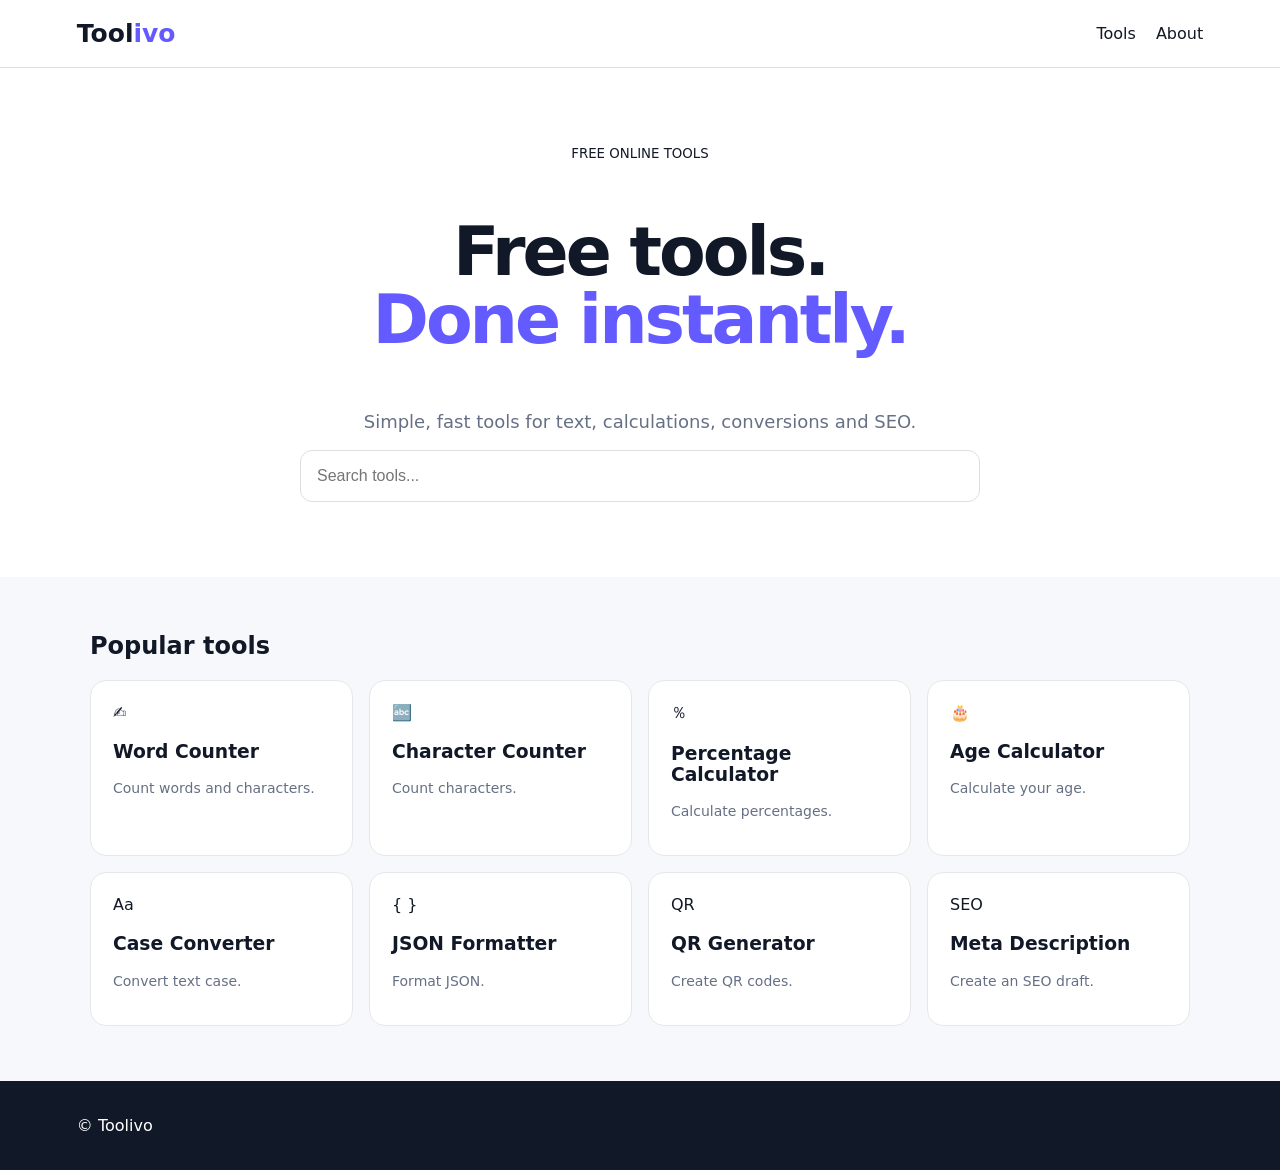
<file: index.html>
<!doctype html><html><head><meta charset="utf-8"><meta name="viewport" content="width=device-width,initial-scale=1"><title>Toolivo — Free Online Tools</title><meta name="description" content="Fast free online tools for everyday tasks."><link rel="stylesheet" href="style.css"></head><body><header><b>Tool<span>ivo</span></b><nav><a href="#tools">Tools</a><a href="about.html">About</a></nav></header><main><section class="hero"><small>FREE ONLINE TOOLS</small><h1>Free tools.<br><span>Done instantly.</span></h1><p>Simple, fast tools for text, calculations, conversions and SEO.</p><input id="search" placeholder="Search tools..."></section><section id="tools"><h2>Popular tools</h2><div class="grid" id="grid"><a data-n="word counter" href="tools/word-counter.html">✍️<h3>Word Counter</h3><p>Count words and characters.</p></a><a data-n="character counter" href="tools/character-counter.html">🔤<h3>Character Counter</h3><p>Count characters.</p></a><a data-n="percentage calculator" href="tools/percentage-calculator.html">％<h3>Percentage Calculator</h3><p>Calculate percentages.</p></a><a data-n="age calculator" href="tools/age-calculator.html">🎂<h3>Age Calculator</h3><p>Calculate your age.</p></a><a data-n="case converter" href="tools/case-converter.html">Aa<h3>Case Converter</h3><p>Convert text case.</p></a><a data-n="json formatter" href="tools/json-formatter.html">{ }<h3>JSON Formatter</h3><p>Format JSON.</p></a><a data-n="qr code generator" href="tools/qr-code-generator.html">QR<h3>QR Generator</h3><p>Create QR codes.</p></a><a data-n="meta description seo" href="tools/meta-description-generator.html">SEO<h3>Meta Description</h3><p>Create an SEO draft.</p></a></div></section></main><footer>© Toolivo</footer><script>search.oninput=()=>document.querySelectorAll('#grid a').forEach(x=>x.hidden=search.value&&!x.dataset.n.includes(search.value.toLowerCase()))</script></body></html>
</file>
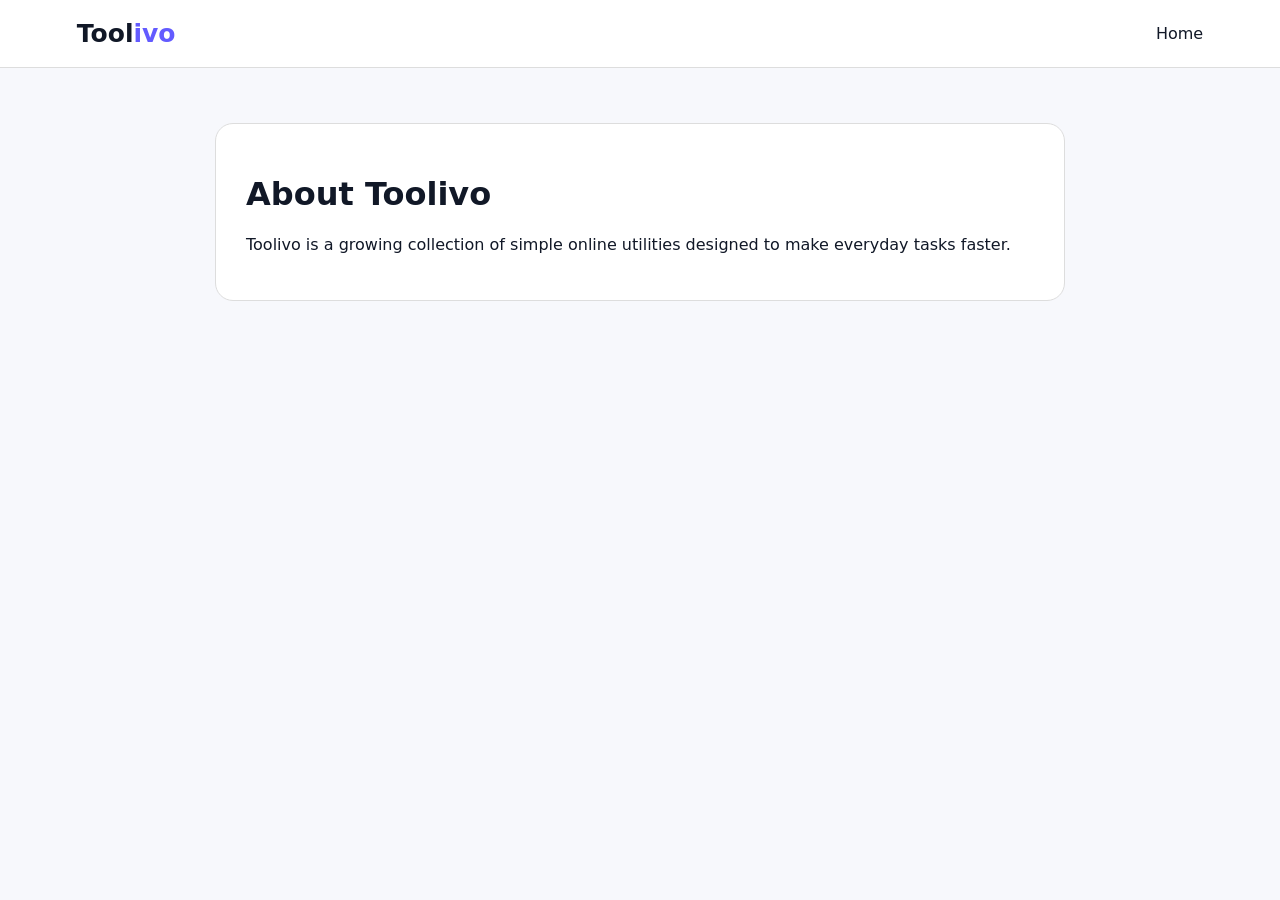
<file: about.html>
<!doctype html><html><head><meta charset="utf-8"><meta name="viewport" content="width=device-width,initial-scale=1"><title>About Toolivo</title><link rel="stylesheet" href="style.css"></head><body><header><b>Tool<span>ivo</span></b><nav><a href="index.html">Home</a></nav></header><main class="toolbox"><h1>About Toolivo</h1><p>Toolivo is a growing collection of simple online utilities designed to make everyday tasks faster.</p></main></body></html>
</file>
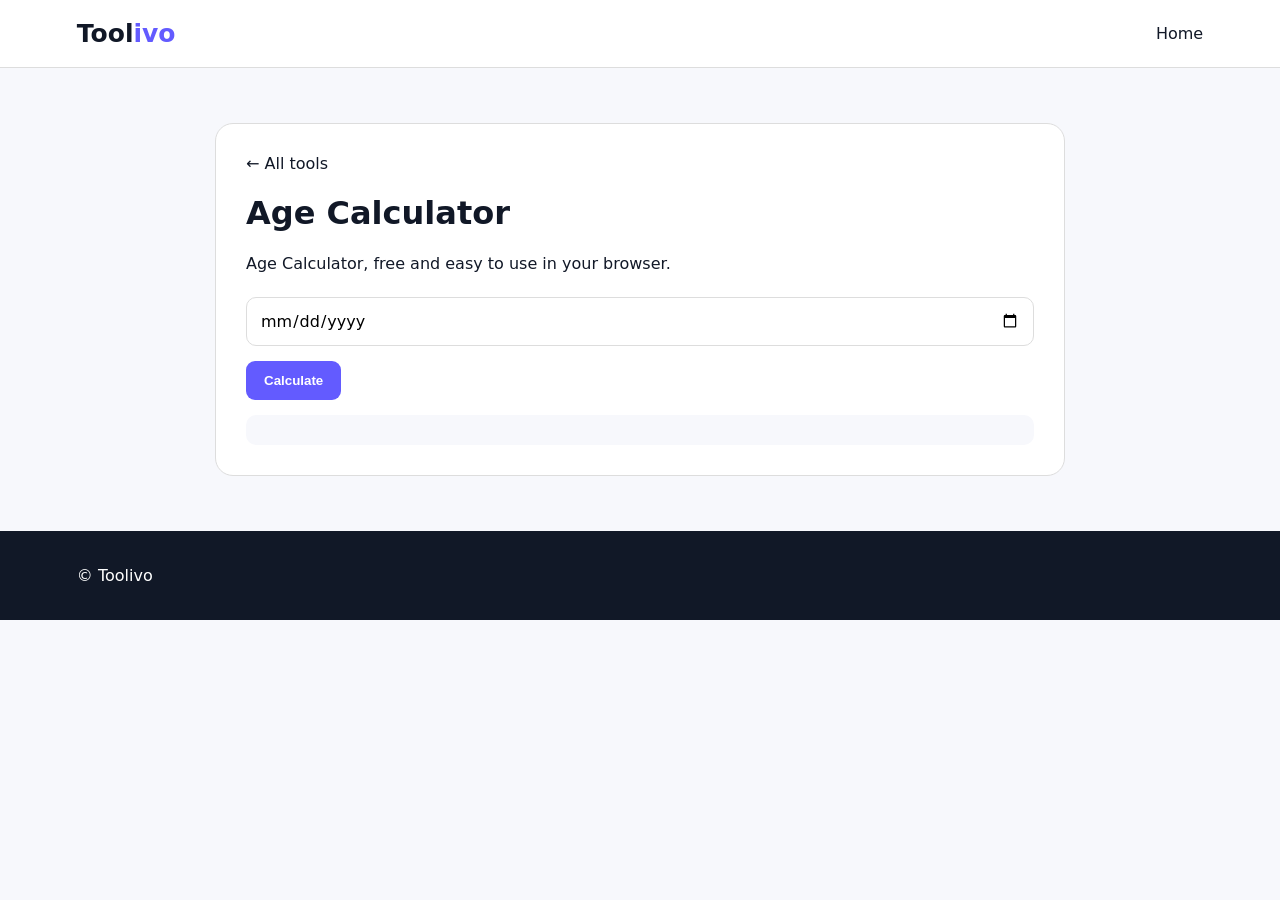
<file: age-calculator.html>
<!doctype html><html><head><meta charset="utf-8"><meta name="viewport" content="width=device-width,initial-scale=1"><title>Age Calculator — Toolivo</title><meta name="description" content="Age Calculator, free online tool."><link rel="stylesheet" href="../style.css"></head><body><header><b>Tool<span>ivo</span></b><nav><a href="../index.html">Home</a></nav></header><main class="toolbox"><a href="../index.html">← All tools</a><h1>Age Calculator</h1><p>Age Calculator, free and easy to use in your browser.</p><input id="d" type="date"><button class="btn" onclick="go()">Calculate</button><div class="result" id="r"></div><script>function go(){let d=new Date(document.getElementById('d').value),n=new Date();let a=n.getFullYear()-d.getFullYear();if(n.getMonth()<d.getMonth()||(n.getMonth()==d.getMonth()&&n.getDate()<d.getDate()))a--;r.textContent='You are '+a+' years old.';}</script></main><footer>© Toolivo</footer></body></html>
</file>
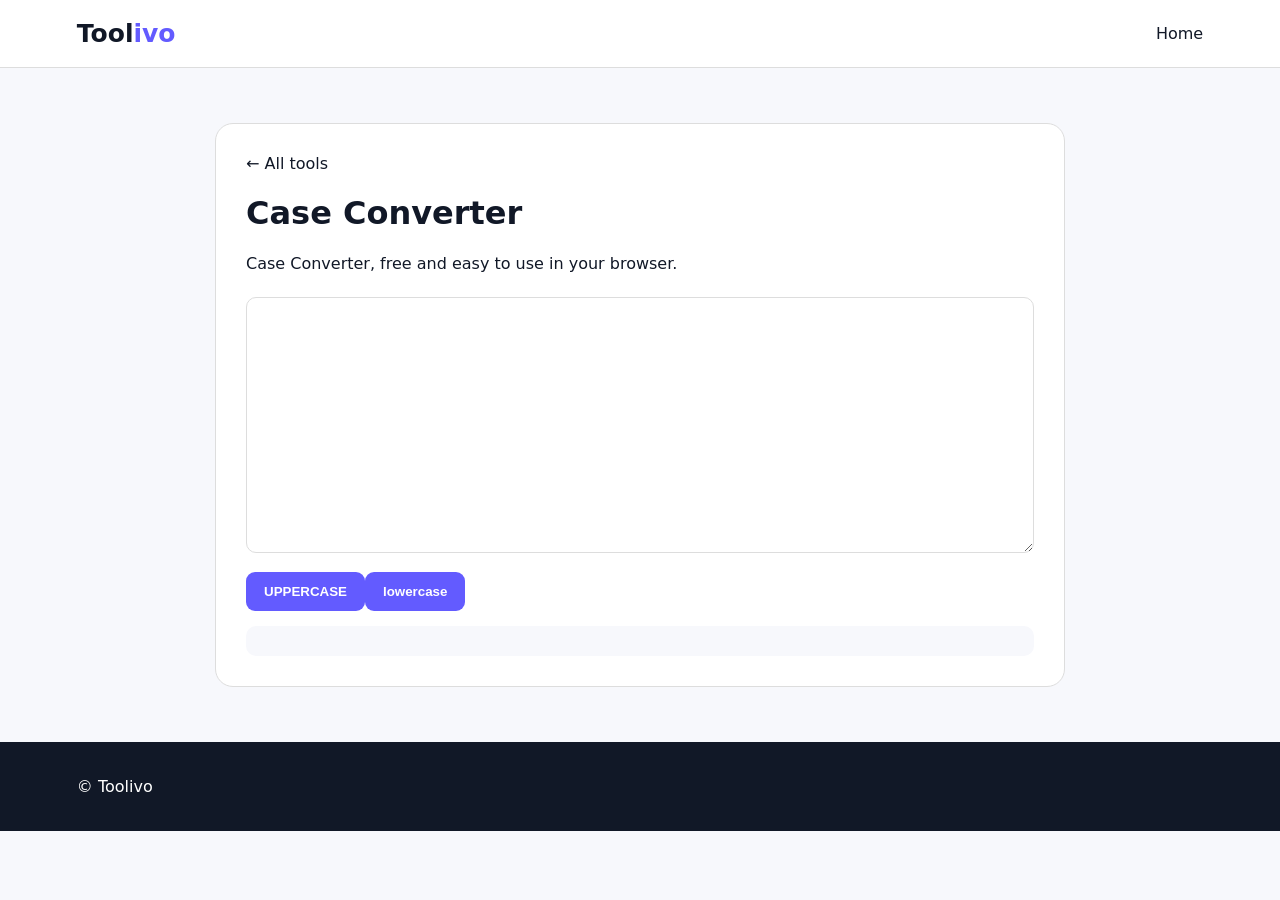
<file: case-converter.html>
<!doctype html><html><head><meta charset="utf-8"><meta name="viewport" content="width=device-width,initial-scale=1"><title>Case Converter — Toolivo</title><meta name="description" content="Case Converter, free online tool."><link rel="stylesheet" href="../style.css"></head><body><header><b>Tool<span>ivo</span></b><nav><a href="../index.html">Home</a></nav></header><main class="toolbox"><a href="../index.html">← All tools</a><h1>Case Converter</h1><p>Case Converter, free and easy to use in your browser.</p><textarea id="t" rows="12"></textarea><button class="btn" onclick="go()">UPPERCASE</button><button class="btn" onclick="low()">lowercase</button><div class="result" id="r"></div><script>function go(){r.textContent=document.getElementById('t').value.toUpperCase();} function low(){r.textContent=document.getElementById('t').value.toLowerCase();}</script></main><footer>© Toolivo</footer></body></html>
</file>
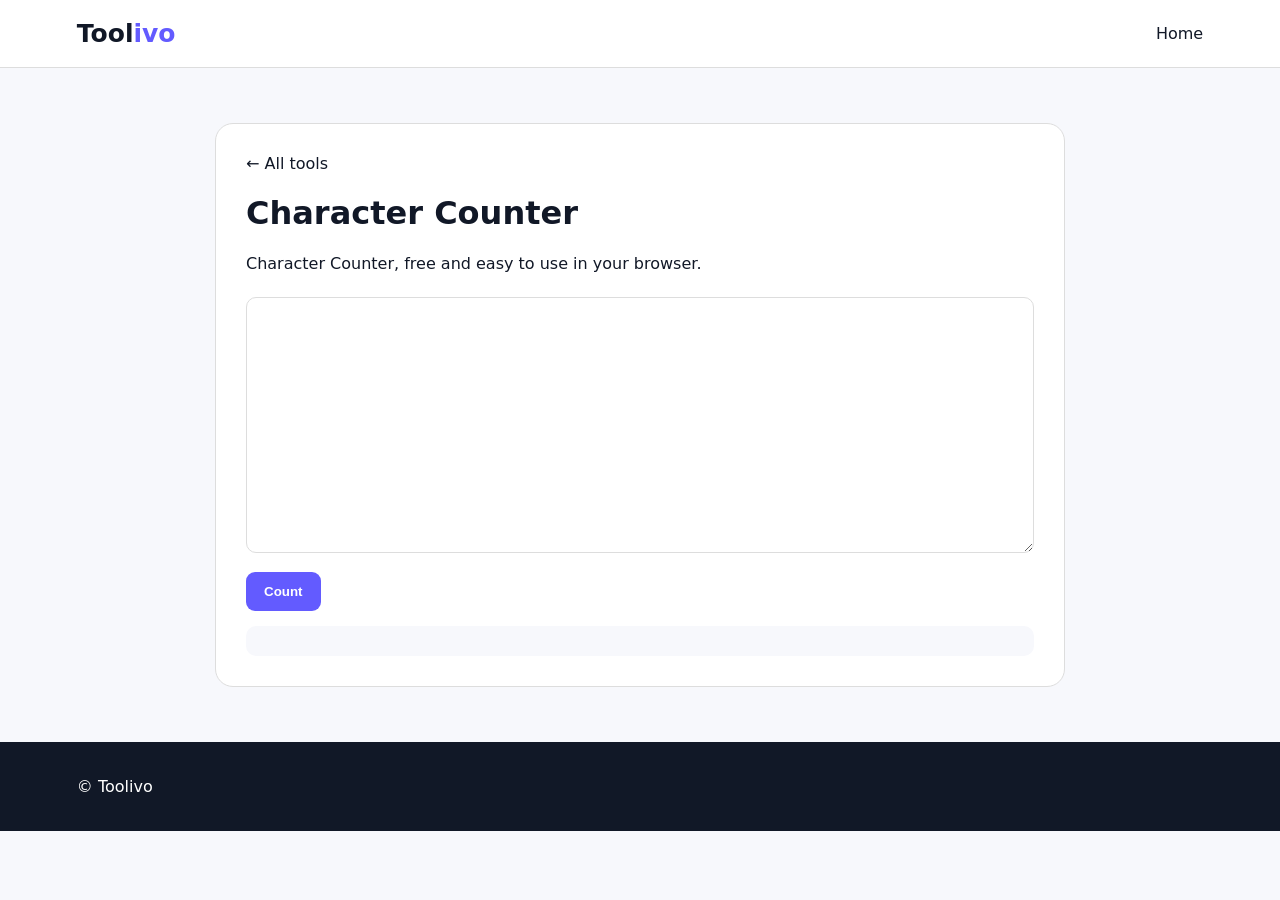
<file: character-counter.html>
<!doctype html><html><head><meta charset="utf-8"><meta name="viewport" content="width=device-width,initial-scale=1"><title>Character Counter — Toolivo</title><meta name="description" content="Character Counter, free online tool."><link rel="stylesheet" href="../style.css"></head><body><header><b>Tool<span>ivo</span></b><nav><a href="../index.html">Home</a></nav></header><main class="toolbox"><a href="../index.html">← All tools</a><h1>Character Counter</h1><p>Character Counter, free and easy to use in your browser.</p><textarea id="t" rows="12"></textarea><button class="btn" onclick="go()">Count</button><div class="result" id="r"></div><script>function go(){let t=document.getElementById('t').value;r.textContent='Characters: '+t.length+' | Without spaces: '+t.replace(/\s/g,'').length;}</script></main><footer>© Toolivo</footer></body></html>
</file>
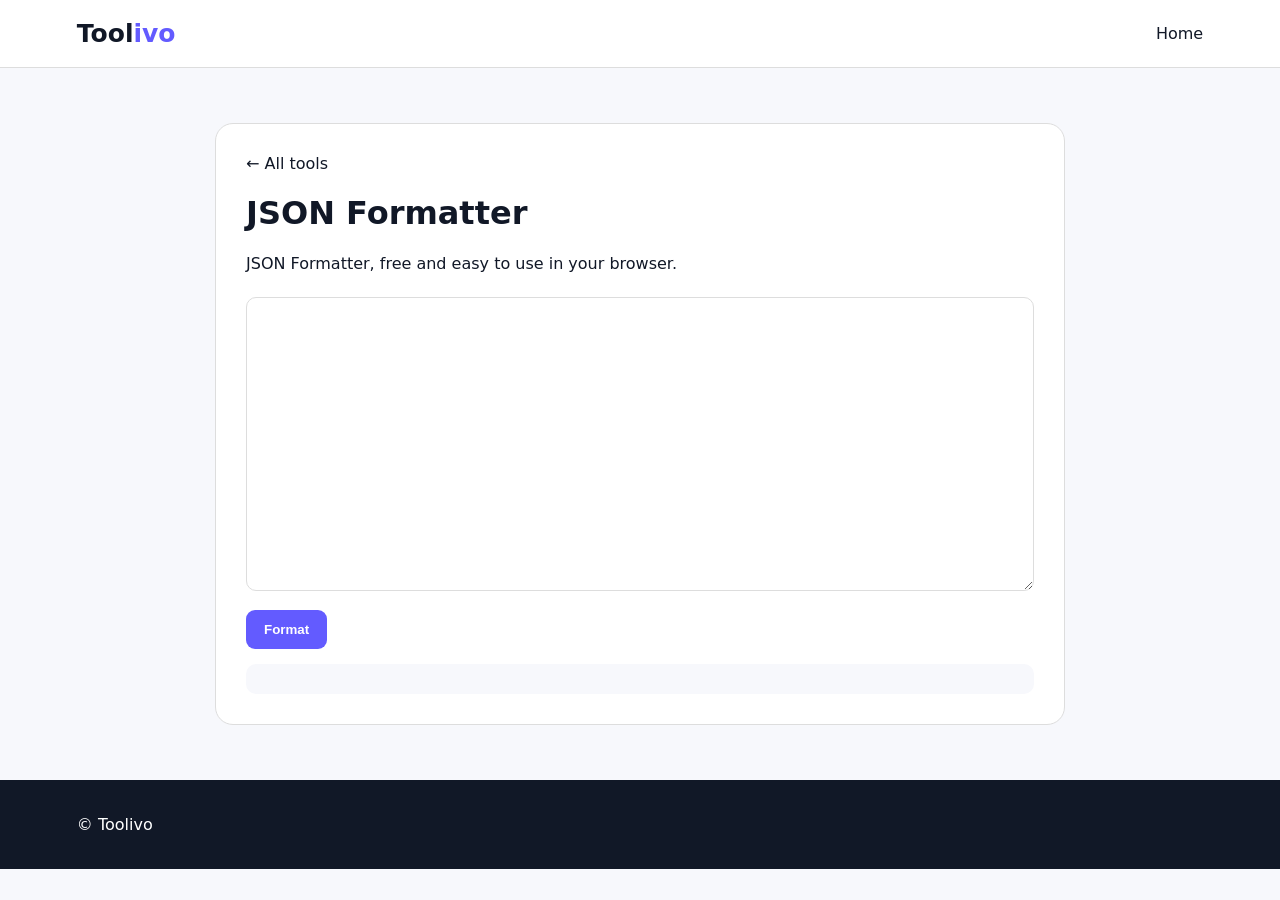
<file: json-formatter.html>
<!doctype html><html><head><meta charset="utf-8"><meta name="viewport" content="width=device-width,initial-scale=1"><title>JSON Formatter — Toolivo</title><meta name="description" content="JSON Formatter, free online tool."><link rel="stylesheet" href="../style.css"></head><body><header><b>Tool<span>ivo</span></b><nav><a href="../index.html">Home</a></nav></header><main class="toolbox"><a href="../index.html">← All tools</a><h1>JSON Formatter</h1><p>JSON Formatter, free and easy to use in your browser.</p><textarea id="t" rows="14"></textarea><button class="btn" onclick="go()">Format</button><div class="result" id="r"></div><script>function go(){try{r.innerHTML='<pre>'+JSON.stringify(JSON.parse(t.value),null,2)+'</pre>'}catch(e){r.textContent='Invalid JSON';}}</script></main><footer>© Toolivo</footer></body></html>
</file>
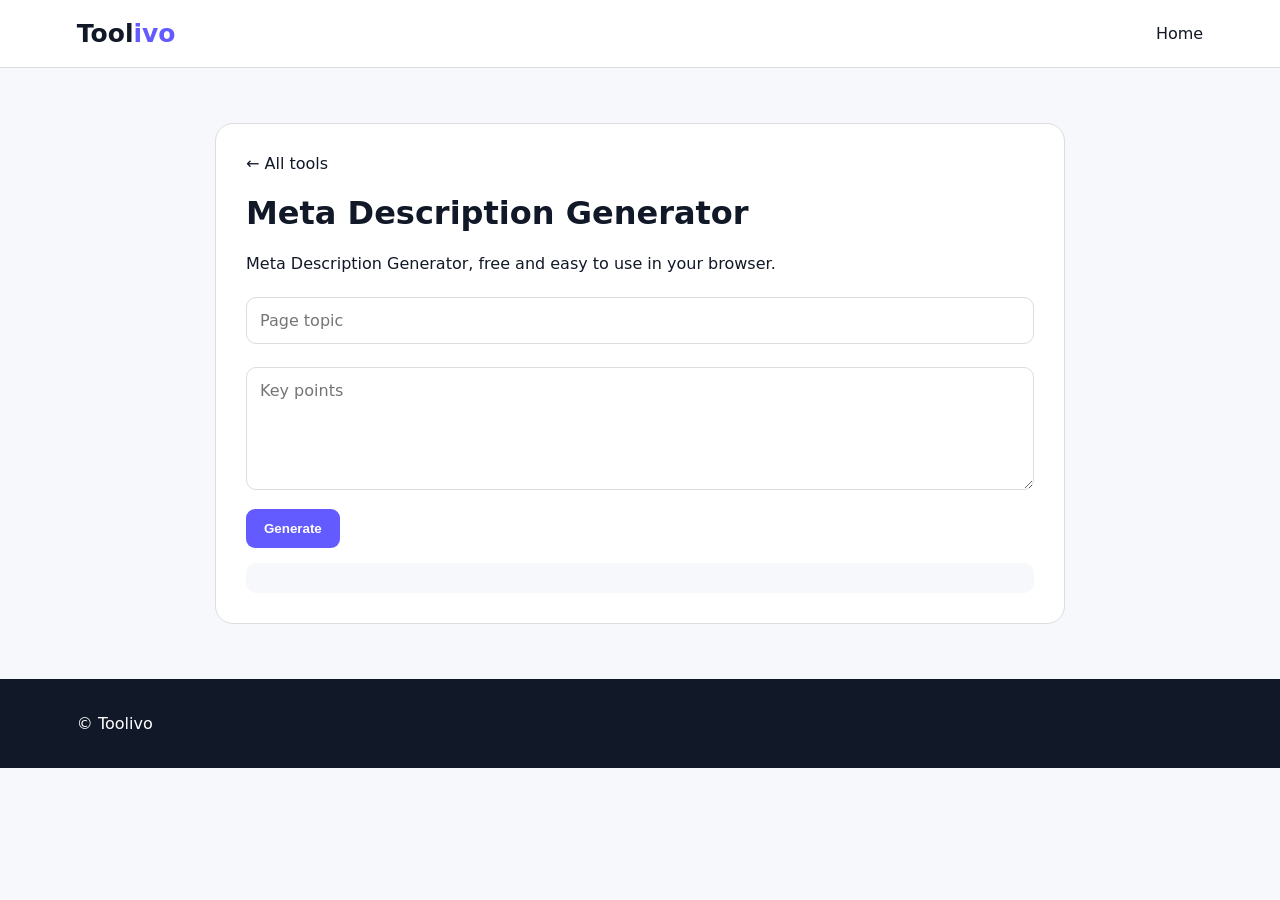
<file: meta-description-generator.html>
<!doctype html><html><head><meta charset="utf-8"><meta name="viewport" content="width=device-width,initial-scale=1"><title>Meta Description Generator — Toolivo</title><meta name="description" content="Meta Description Generator, free online tool."><link rel="stylesheet" href="../style.css"></head><body><header><b>Tool<span>ivo</span></b><nav><a href="../index.html">Home</a></nav></header><main class="toolbox"><a href="../index.html">← All tools</a><h1>Meta Description Generator</h1><p>Meta Description Generator, free and easy to use in your browser.</p><input id="t" placeholder="Page topic"><textarea id="n" rows="5" placeholder="Key points"></textarea><button class="btn" onclick="go()">Generate</button><div class="result" id="r"></div><script>function go(){r.textContent=('Discover '+(t.value||'this page')+' — '+(n.value||'useful information and practical guidance')+'.').slice(0,160);}</script></main><footer>© Toolivo</footer></body></html>
</file>
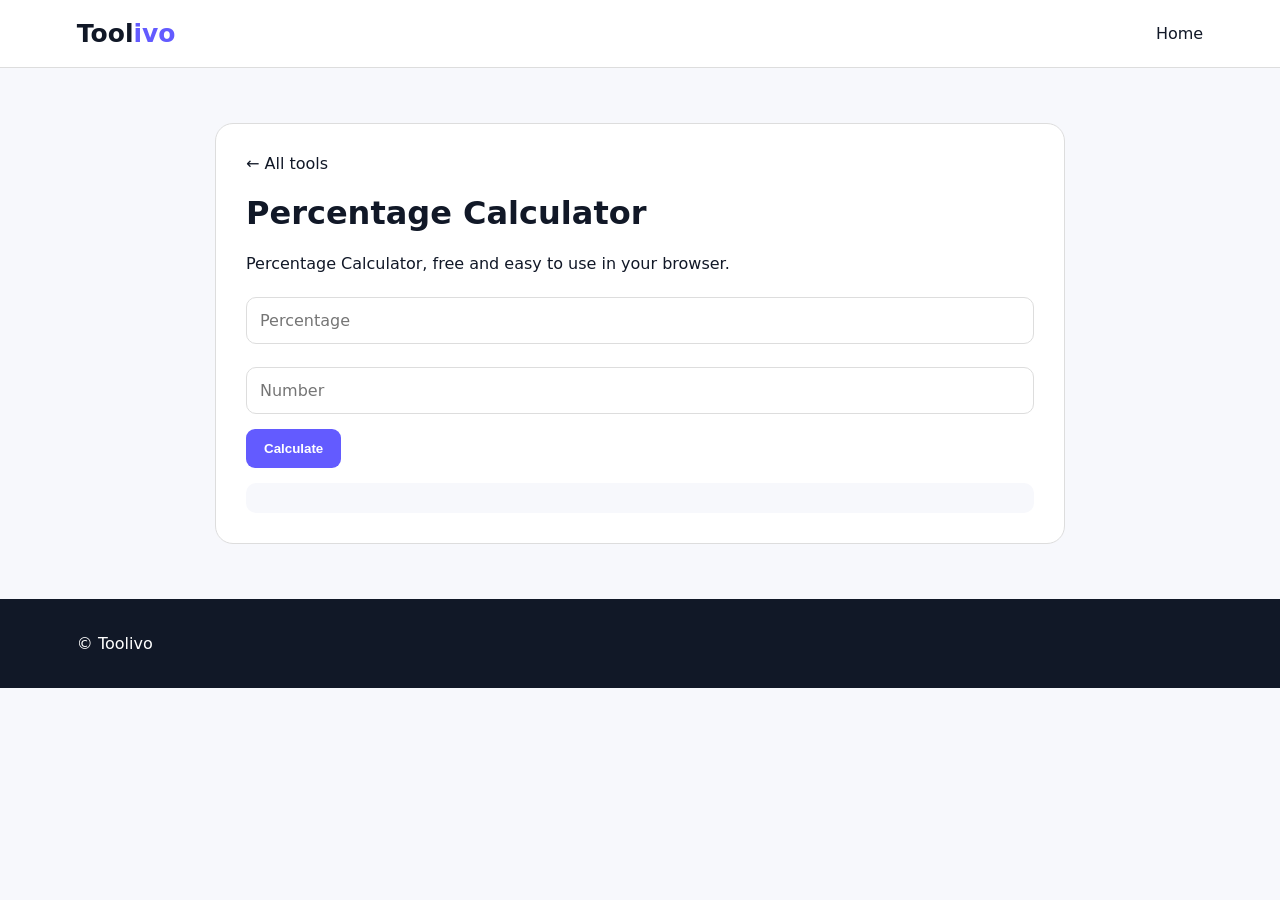
<file: percentage-calculator.html>
<!doctype html><html><head><meta charset="utf-8"><meta name="viewport" content="width=device-width,initial-scale=1"><title>Percentage Calculator — Toolivo</title><meta name="description" content="Percentage Calculator, free online tool."><link rel="stylesheet" href="../style.css"></head><body><header><b>Tool<span>ivo</span></b><nav><a href="../index.html">Home</a></nav></header><main class="toolbox"><a href="../index.html">← All tools</a><h1>Percentage Calculator</h1><p>Percentage Calculator, free and easy to use in your browser.</p><input id="a" type="number" placeholder="Percentage"><input id="b" type="number" placeholder="Number"><button class="btn" onclick="go()">Calculate</button><div class="result" id="r"></div><script>function go(){let a=+document.getElementById('a').value,b=+document.getElementById('b').value;r.textContent=b?(a+'% of '+b+' = '+a*b/100):'Enter valid numbers.';}</script></main><footer>© Toolivo</footer></body></html>
</file>
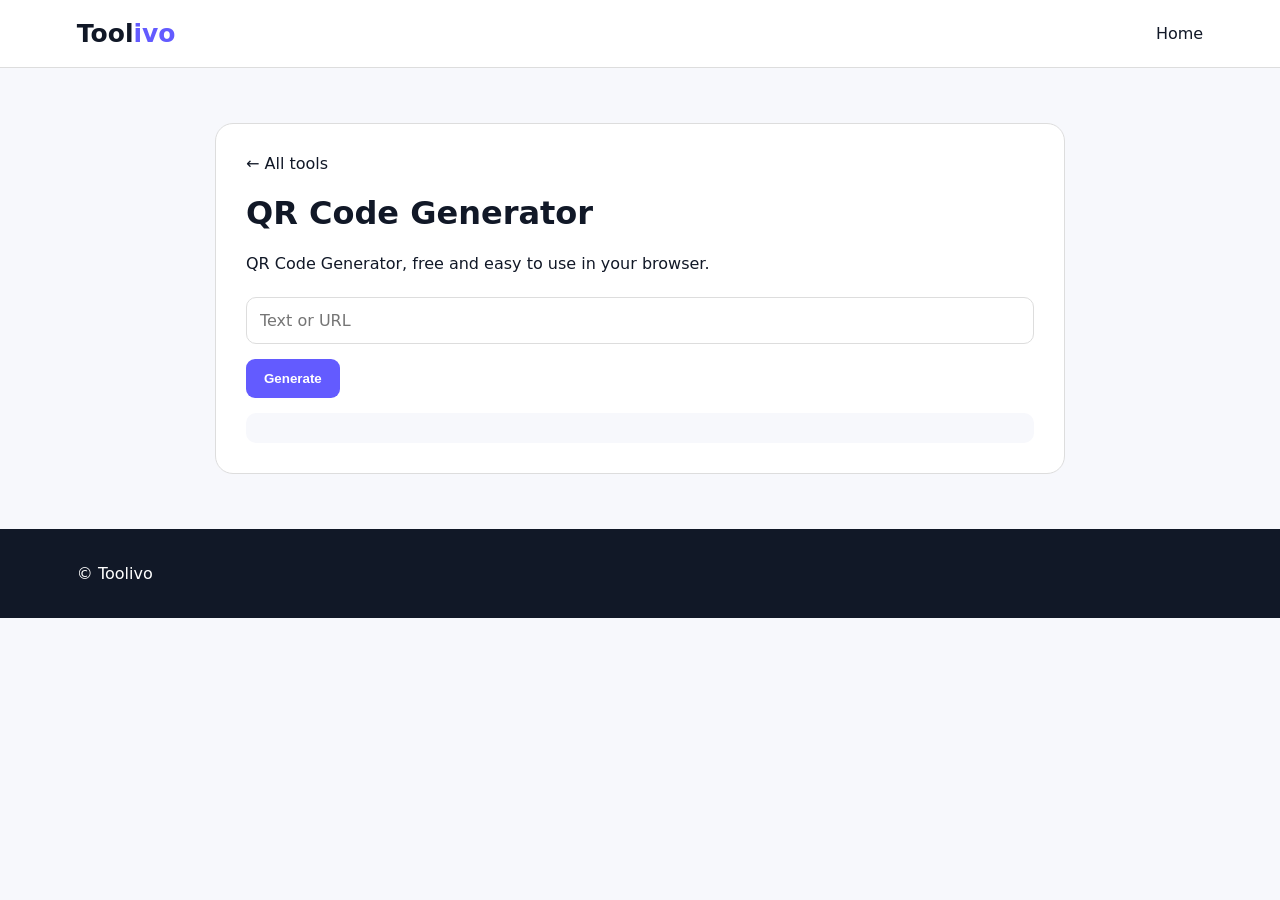
<file: qr-code-generator.html>
<!doctype html><html><head><meta charset="utf-8"><meta name="viewport" content="width=device-width,initial-scale=1"><title>QR Code Generator — Toolivo</title><meta name="description" content="QR Code Generator, free online tool."><link rel="stylesheet" href="../style.css"></head><body><header><b>Tool<span>ivo</span></b><nav><a href="../index.html">Home</a></nav></header><main class="toolbox"><a href="../index.html">← All tools</a><h1>QR Code Generator</h1><p>QR Code Generator, free and easy to use in your browser.</p><input id="q" placeholder="Text or URL"><button class="btn" onclick="go()">Generate</button><div class="result" id="r"></div><script>function go(){r.innerHTML='<img alt=QR src="https://api.qrserver.com/v1/create-qr-code/?size=260x260&data='+encodeURIComponent(q.value)+'">';}</script></main><footer>© Toolivo</footer></body></html>
</file>
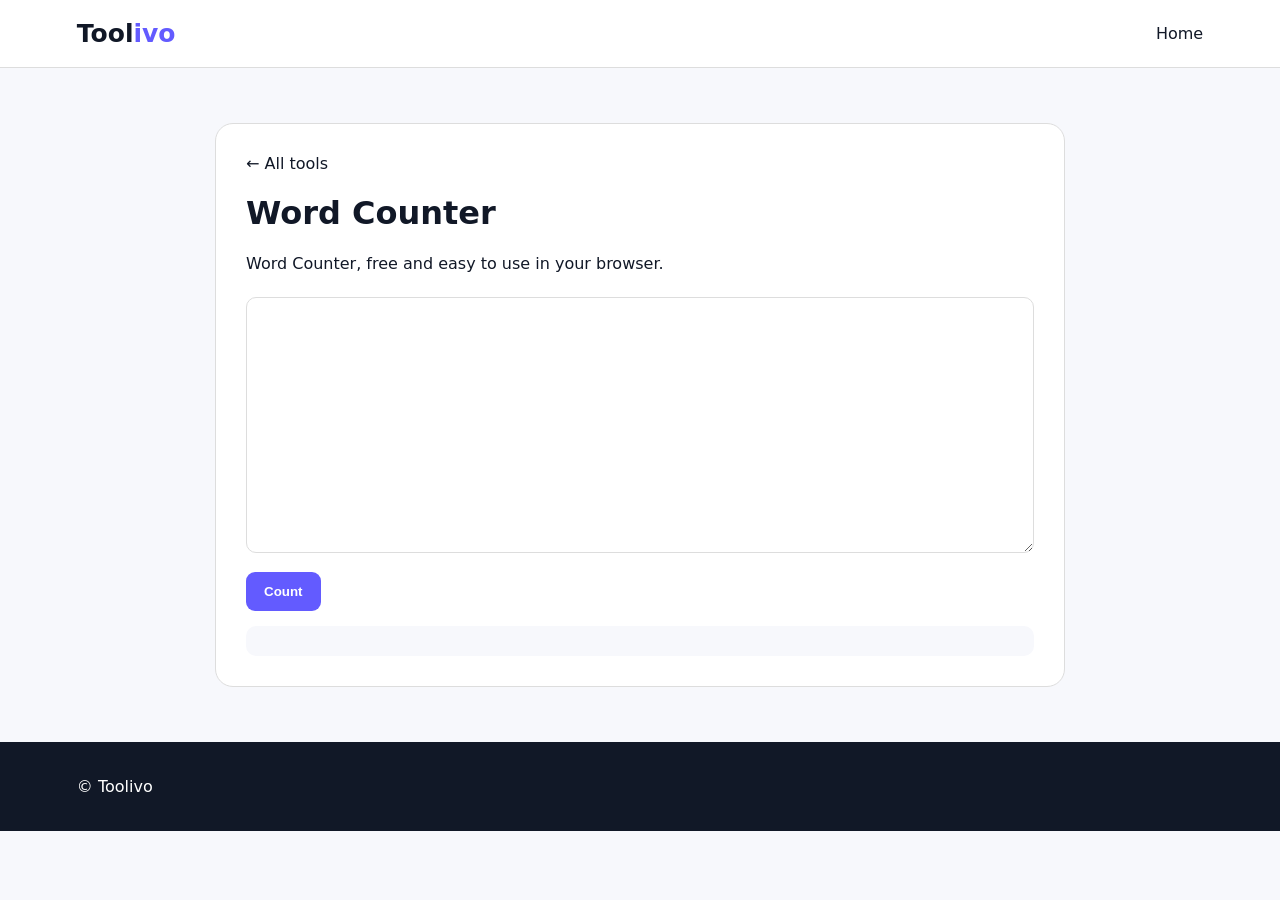
<file: word-counter.html>
<!doctype html><html><head><meta charset="utf-8"><meta name="viewport" content="width=device-width,initial-scale=1"><title>Word Counter — Toolivo</title><meta name="description" content="Word Counter, free online tool."><link rel="stylesheet" href="../style.css"></head><body><header><b>Tool<span>ivo</span></b><nav><a href="../index.html">Home</a></nav></header><main class="toolbox"><a href="../index.html">← All tools</a><h1>Word Counter</h1><p>Word Counter, free and easy to use in your browser.</p><textarea id="t" rows="12"></textarea><button class="btn" onclick="go()">Count</button><div class="result" id="r"></div><script>function go(){let t=document.getElementById('t').value;r.innerHTML='<b>Words:</b> '+(t.trim()?t.trim().split(/\s+/).length:0)+'<br><b>Characters:</b> '+t.length;}</script></main><footer>© Toolivo</footer></body></html>
</file>
<file: style.css>
*{box-sizing:border-box}body{margin:0;background:#f7f8fc;color:#111827;font:16px system-ui,sans-serif}header{height:68px;background:white;border-bottom:1px solid #ddd;display:flex;align-items:center;justify-content:space-between;padding:0 6%}header b{font-size:25px}header span,h1 span{color:#635bff}nav{display:flex;gap:20px}a{text-decoration:none;color:inherit}.hero{text-align:center;padding:75px 6%;background:white}.hero h1{font-size:clamp(42px,7vw,68px);line-height:1;letter-spacing:-3px}.hero p{color:#667085;font-size:18px}.hero input{width:min(680px,100%);padding:16px;border:1px solid #ddd;border-radius:12px;font-size:16px}section:not(.hero){width:min(1100px,88%);margin:55px auto}.grid{display:grid;grid-template-columns:repeat(4,1fr);gap:16px}.grid a{background:#fff;border:1px solid #e5e7eb;border-radius:16px;padding:22px}.grid a:hover{transform:translateY(-2px);box-shadow:0 10px 30px #0001}.grid p{color:#667085;font-size:14px}footer{background:#111827;color:#fff;padding:35px 6%;margin-top:50px}.toolbox{width:min(850px,88%);margin:55px auto;background:#fff;padding:30px;border:1px solid #ddd;border-radius:18px}.toolbox textarea,.toolbox input{width:100%;padding:13px;margin:8px 0 15px;border:1px solid #ddd;border-radius:10px;font:inherit}.btn{background:#635bff;color:#fff;border:0;padding:12px 18px;border-radius:9px;font-weight:700}.result{margin-top:15px;background:#f7f8fc;padding:15px;border-radius:10px}@media(max-width:800px){.grid{grid-template-columns:repeat(2,1fr)}}@media(max-width:500px){nav{display:none}.grid{grid-template-columns:1fr}}
</file>
